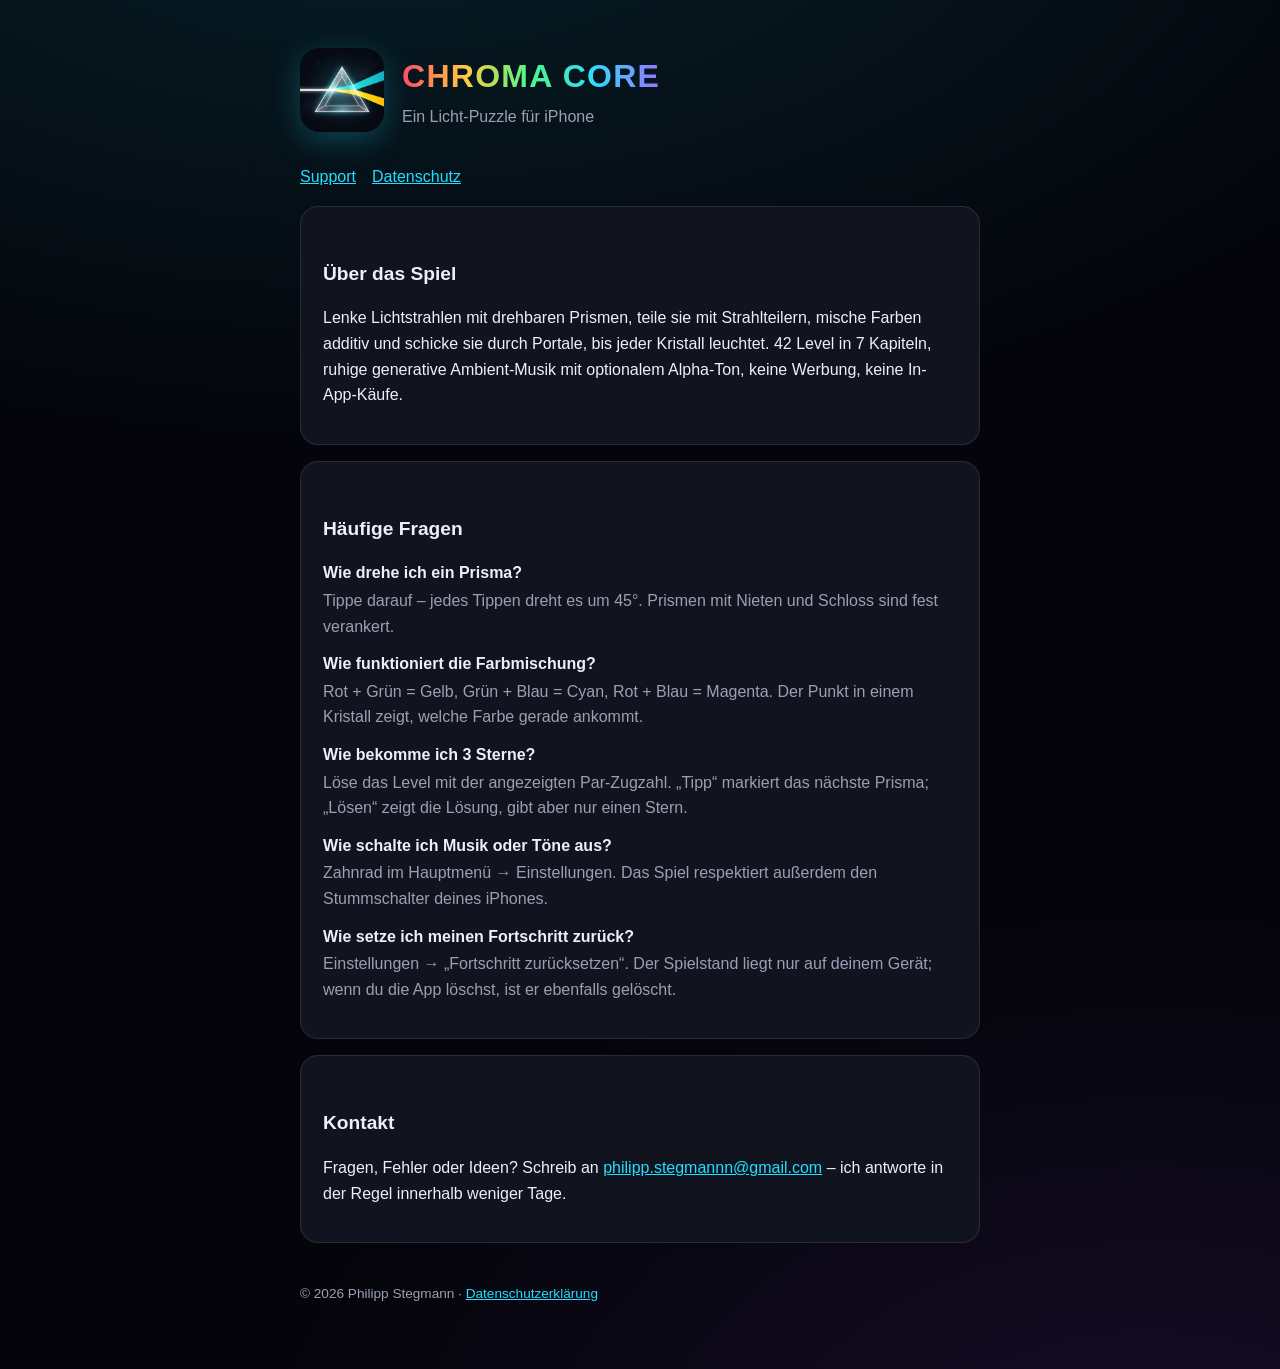
<file: index.html>
<!doctype html>
<html lang="de">
<head>
<meta charset="utf-8"><meta name="viewport" content="width=device-width,initial-scale=1">
<title>Chroma Core – Support</title>
<meta name="description" content="Chroma Core – ein Licht-Puzzle für iPhone. Hilfe, Kontakt und Datenschutz.">
<link rel="stylesheet" href="style.css"><link rel="icon" href="icon.png">
</head>
<body><main>
<header><img src="icon.png" alt="Chroma Core App-Icon"><div><h1>CHROMA CORE</h1><p>Ein Licht-Puzzle für iPhone</p></div></header>
<nav><a href="./">Support</a><a href="datenschutz.html">Datenschutz</a></nav>

<section>
<h2>Über das Spiel</h2>
<p>Lenke Lichtstrahlen mit drehbaren Prismen, teile sie mit Strahlteilern, mische Farben additiv und schicke sie durch Portale, bis jeder Kristall leuchtet. 42 Level in 7 Kapiteln, ruhige generative Ambient-Musik mit optionalem Alpha-Ton, keine Werbung, keine In-App-Käufe.</p>
</section>

<section>
<h2>Häufige Fragen</h2>
<dl>
<dt>Wie drehe ich ein Prisma?</dt><dd>Tippe darauf – jedes Tippen dreht es um 45°. Prismen mit Nieten und Schloss sind fest verankert.</dd>
<dt>Wie funktioniert die Farbmischung?</dt><dd>Rot + Grün = Gelb, Grün + Blau = Cyan, Rot + Blau = Magenta. Der Punkt in einem Kristall zeigt, welche Farbe gerade ankommt.</dd>
<dt>Wie bekomme ich 3 Sterne?</dt><dd>Löse das Level mit der angezeigten Par-Zugzahl. „Tipp“ markiert das nächste Prisma; „Lösen“ zeigt die Lösung, gibt aber nur einen Stern.</dd>
<dt>Wie schalte ich Musik oder Töne aus?</dt><dd>Zahnrad im Hauptmenü → Einstellungen. Das Spiel respektiert außerdem den Stummschalter deines iPhones.</dd>
<dt>Wie setze ich meinen Fortschritt zurück?</dt><dd>Einstellungen → „Fortschritt zurücksetzen“. Der Spielstand liegt nur auf deinem Gerät; wenn du die App löschst, ist er ebenfalls gelöscht.</dd>
</dl>
</section>

<section>
<h2>Kontakt</h2>
<p>Fragen, Fehler oder Ideen? Schreib an <a href="mailto:philipp.stegmannn@gmail.com">philipp.stegmannn@gmail.com</a> – ich antworte in der Regel innerhalb weniger Tage.</p>
</section>

<footer>© 2026 Philipp Stegmann · <a href="datenschutz.html">Datenschutzerklärung</a></footer>
</main></body></html>
</file>
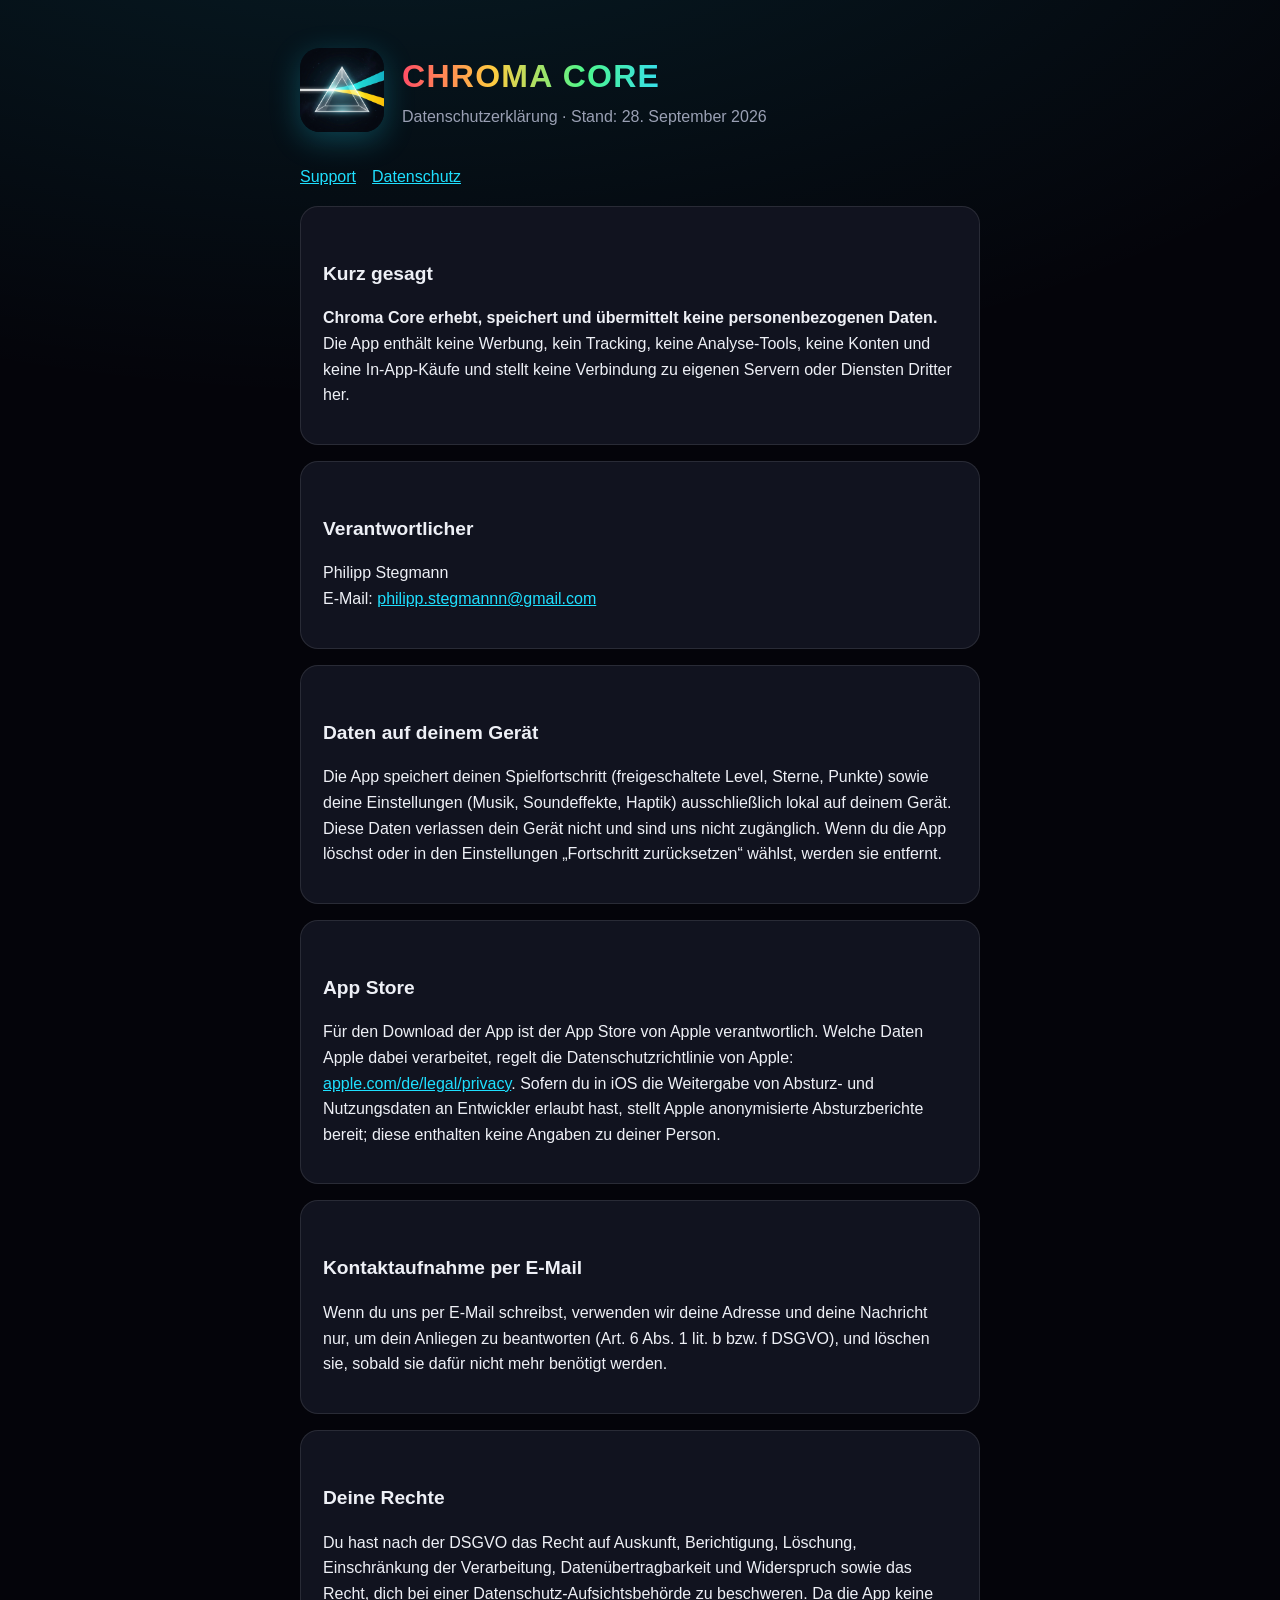
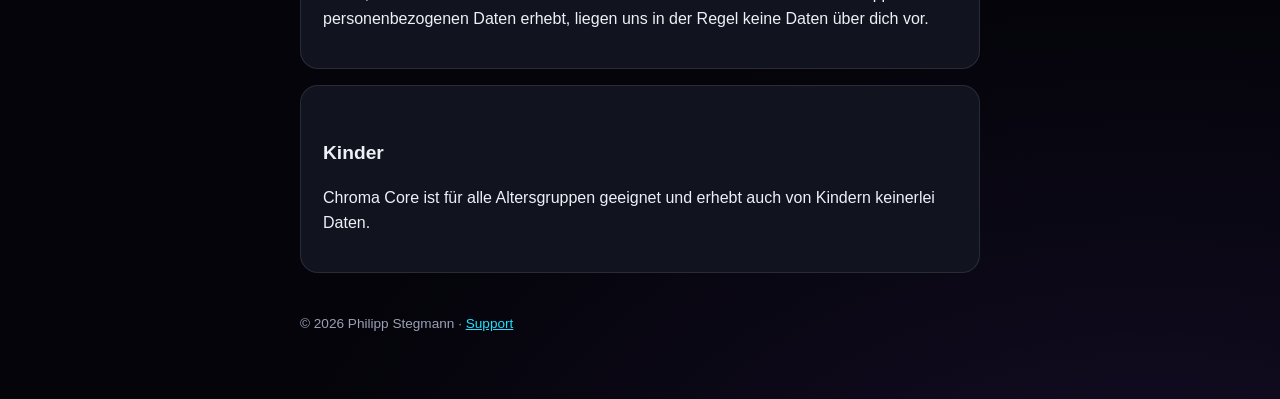
<file: datenschutz.html>
<!doctype html>
<html lang="de">
<head>
<meta charset="utf-8"><meta name="viewport" content="width=device-width,initial-scale=1">
<title>Chroma Core – Datenschutz</title>
<meta name="description" content="Datenschutzerklärung der iOS-App Chroma Core.">
<link rel="stylesheet" href="style.css"><link rel="icon" href="icon.png">
</head>
<body><main>
<header><img src="icon.png" alt="Chroma Core App-Icon"><div><h1>CHROMA CORE</h1><p>Datenschutzerklärung · Stand: 28. September 2026</p></div></header>
<nav><a href="./">Support</a><a href="datenschutz.html">Datenschutz</a></nav>

<section>
<h2>Kurz gesagt</h2>
<p><strong>Chroma Core erhebt, speichert und übermittelt keine personenbezogenen Daten.</strong> Die App enthält keine Werbung, kein Tracking, keine Analyse-Tools, keine Konten und keine In-App-Käufe und stellt keine Verbindung zu eigenen Servern oder Diensten Dritter her.</p>
</section>

<section>
<h2>Verantwortlicher</h2>
<p>Philipp Stegmann<br>E-Mail: <a href="mailto:philipp.stegmannn@gmail.com">philipp.stegmannn@gmail.com</a></p>
</section>

<section>
<h2>Daten auf deinem Gerät</h2>
<p>Die App speichert deinen Spielfortschritt (freigeschaltete Level, Sterne, Punkte) sowie deine Einstellungen (Musik, Soundeffekte, Haptik) ausschließlich lokal auf deinem Gerät. Diese Daten verlassen dein Gerät nicht und sind uns nicht zugänglich. Wenn du die App löschst oder in den Einstellungen „Fortschritt zurücksetzen“ wählst, werden sie entfernt.</p>
</section>

<section>
<h2>App Store</h2>
<p>Für den Download der App ist der App Store von Apple verantwortlich. Welche Daten Apple dabei verarbeitet, regelt die Datenschutzrichtlinie von Apple: <a href="https://www.apple.com/de/legal/privacy/">apple.com/de/legal/privacy</a>. Sofern du in iOS die Weitergabe von Absturz- und Nutzungsdaten an Entwickler erlaubt hast, stellt Apple anonymisierte Absturzberichte bereit; diese enthalten keine Angaben zu deiner Person.</p>
</section>

<section>
<h2>Kontaktaufnahme per E-Mail</h2>
<p>Wenn du uns per E-Mail schreibst, verwenden wir deine Adresse und deine Nachricht nur, um dein Anliegen zu beantworten (Art. 6 Abs. 1 lit. b bzw. f DSGVO), und löschen sie, sobald sie dafür nicht mehr benötigt werden.</p>
</section>

<section>
<h2>Deine Rechte</h2>
<p>Du hast nach der DSGVO das Recht auf Auskunft, Berichtigung, Löschung, Einschränkung der Verarbeitung, Datenübertragbarkeit und Widerspruch sowie das Recht, dich bei einer Datenschutz-Aufsichtsbehörde zu beschweren. Da die App keine personenbezogenen Daten erhebt, liegen uns in der Regel keine Daten über dich vor.</p>
</section>

<section>
<h2>Kinder</h2>
<p>Chroma Core ist für alle Altersgruppen geeignet und erhebt auch von Kindern keinerlei Daten.</p>
</section>

<footer>© 2026 Philipp Stegmann · <a href="./">Support</a></footer>
</main></body></html>
</file>
<file: style.css>
:root{--bg:#04040a;--card:#11131f;--text:#eef0f6;--muted:#9aa0b4;--accent:#1fe0ff;--line:rgba(255,255,255,.1)}
*{box-sizing:border-box}
body{margin:0;background:radial-gradient(1200px 600px at 30% -10%,rgba(31,224,255,.12),transparent),radial-gradient(900px 600px at 90% 110%,rgba(150,80,255,.12),transparent),var(--bg);color:var(--text);font:16px/1.6 -apple-system,BlinkMacSystemFont,"Segoe UI",Roboto,sans-serif;min-height:100vh}
main{max-width:720px;margin:0 auto;padding:48px 20px 64px}
header{display:flex;gap:18px;align-items:center;margin-bottom:32px}
header img{width:84px;height:84px;border-radius:20px;box-shadow:0 8px 30px rgba(31,224,255,.25)}
h1{margin:0;font-size:2rem;letter-spacing:.04em;background:linear-gradient(90deg,#ff4d66,#ffcc40,#4df78c,#33d9ff,#9973ff);-webkit-background-clip:text;background-clip:text;color:transparent}
header p{margin:2px 0 0;color:var(--muted)}
h2{font-size:1.2rem;margin:32px 0 8px}
section{background:var(--card);border:1px solid var(--line);border-radius:18px;padding:20px 22px;margin:16px 0}
a{color:var(--accent)}
nav{display:flex;gap:16px;margin-bottom:8px;flex-wrap:wrap}
dt{font-weight:600;margin-top:12px}dd{margin:2px 0 0;color:var(--muted)}
footer{color:var(--muted);font-size:.85rem;margin-top:40px}
</file>
